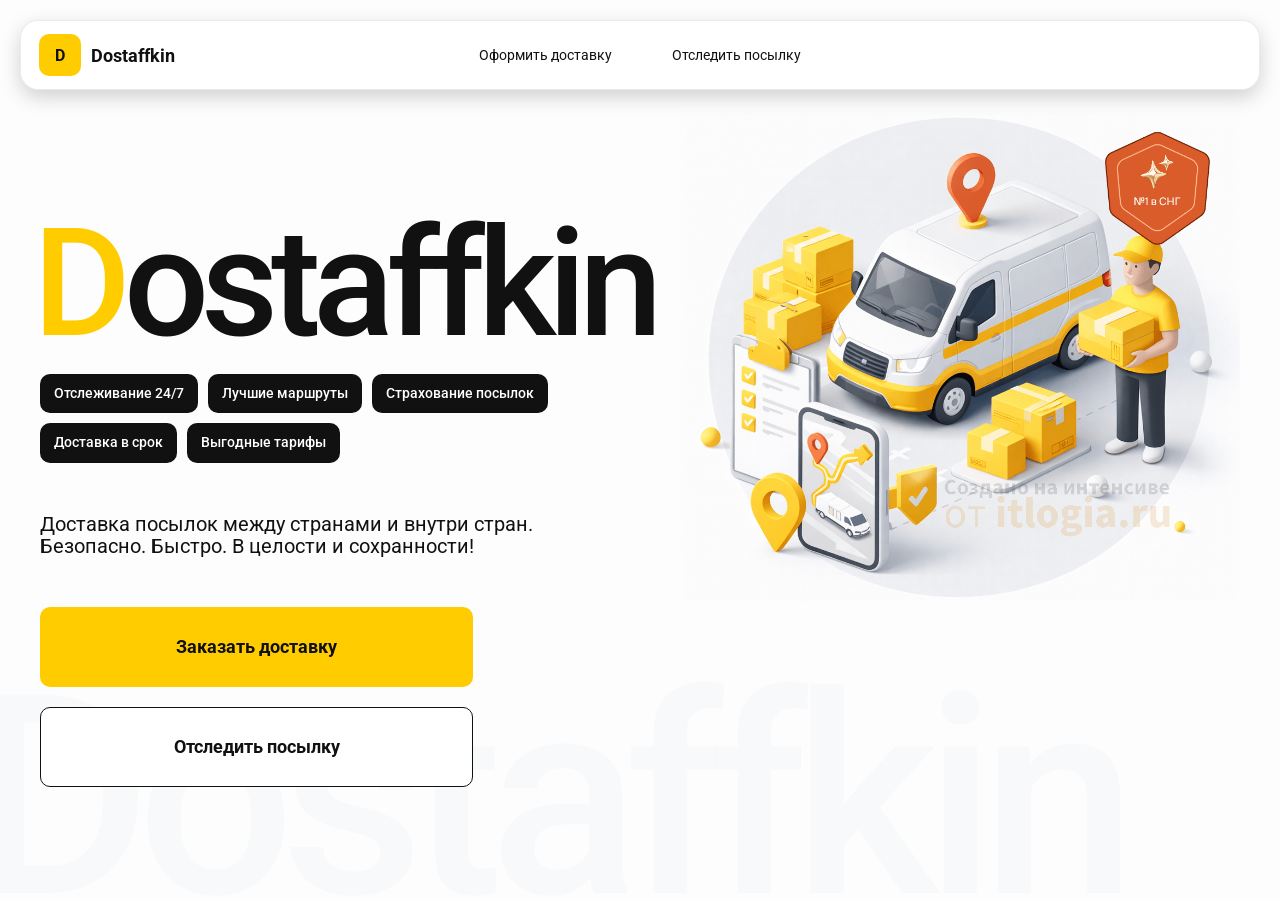
<file: index.html>
<!doctype html>
<html lang="ru">
<head>
    <meta charset="utf-8"/>
    <meta name="viewport" content="width=device-width,initial-scale=1,maximum-scale=1,user-scalable=0"/>
    <title>Dostaffkin — Доставка посылок между странами и внутри стран. Безопасно. Быстро. В целости и сохранности!</title>
    <link rel="stylesheet" href="styles/base.css"/>
    <link rel="stylesheet" href="styles/base_adaptive.css"/>
    <link rel="stylesheet" href="styles/index.css"/>
    <link rel="stylesheet" href="styles/index_adaptive.css"/>
</head>
<body>
    <div class="container">
        <header class="header">
            <a class="header-brand" href="./index.html">
                <div class="header-logo">D</div>
                <div class="header-title">Dostaffkin</div>
            </a>
            <nav class="header-menu">
                <a class="header-link" href="./order.html">Оформить <span>доставку</span></a>
                <a class="header-link" href="./track.html">Отследить <span>посылку</span></a>
            </nav>
        </header>

        <main class="main">
            <section class="main-info">
                <div class="main-title">
                    <span>D</span>ostaffkin
                </div>
                <div class="main-features">
                    <div class="main-feature">Отслеживание 24/7</div>
                    <div class="main-feature">Лучшие маршруты</div>
                    <div class="main-feature">Страхование посылок</div>
                    <div class="main-feature">Доставка в срок</div>
                    <div class="main-feature">Выгодные тарифы</div>
                </div>
                <div class="main-description">
                    Доставка посылок между странами и внутри стран.
                    Безопасно. Быстро. В целости и сохранности!
                </div>
                <div class="main-actions">
                    <a class="button" type="button" href="./order.html">Заказать доставку</a>
                    <a class="button button-white" type="button" href="./track.html">Отследить посылку</a>
                </div>
                <div class="main-title-ghost">Dostaffkin</div>
            </section>
            <section class="main-image">
                <img src="images/main-image.png" alt="Main image"/>
            </section>
        </main>
    </div>
</body>
</html>
</file>
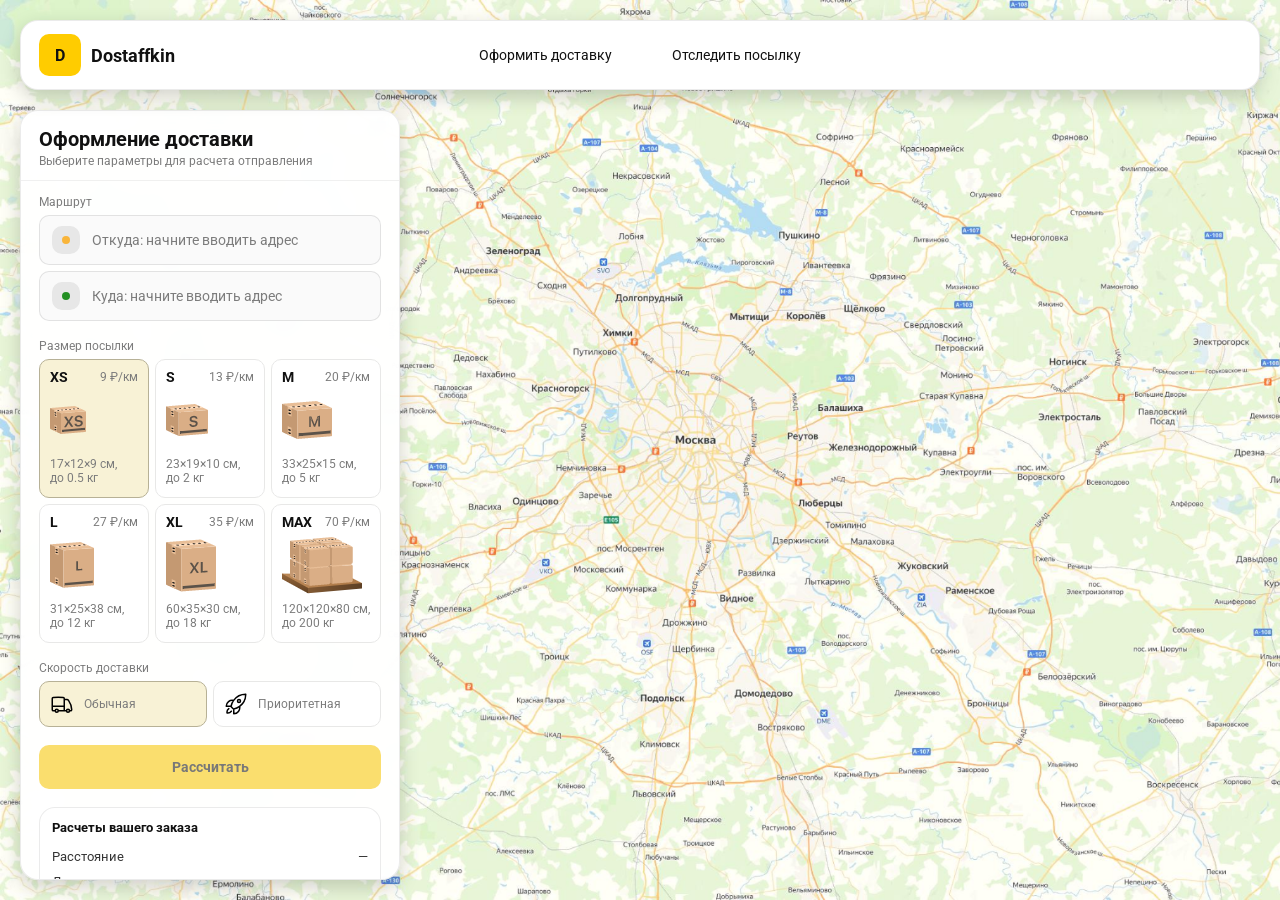
<file: order.html>
<!doctype html>
<html lang="ru">
<head>
    <meta charset="utf-8"/>
    <meta name="viewport" content="width=device-width,initial-scale=1,maximum-scale=1,user-scalable=0"/>
    <title>Оформление доставки</title>

    <link rel="stylesheet" href="styles/base.css"/>
    <link rel="stylesheet" href="styles/base_adaptive.css"/>

    <link rel="stylesheet" href="styles/order.css"/>
    <link rel="stylesheet" href="styles/order_adaptive.css"/>
</head>
<body>

<div class="container">
    <header class="header">
        <a class="header-brand" href="./index.html">
            <div class="header-logo">D</div>
            <div class="header-title">Dostaffkin</div>
        </a>
        <nav class="header-menu">
            <a class="header-link" href="./order.html">Оформить <span>доставку </span></a>
            <a class="header-link" href="./track.html">Отследить <span>посылку</span></a>
        </nav>
    </header>

    <div id="map"></div>

<aside class="main" id="sidebar">
    <div class="main-header">
        <div class="main-title">Оформление доставки</div>
        <div class="main-text">Выберите параметры для расчета отправления</div>
    </div>

    <div class="main-content">
        <div class="main-route">
            <div class="main-block-title">Маршрут</div>
            <div class="main-fields">
                <div class="main-field" id="fromField">
                    <div class="main-pin"></div>
                    <input id="from" placeholder="Откуда: начните вводить адрес" autocomplete="off"/>
                    <div class="main-ac" id="fromAc" role="listbox" aria-label="Подсказки адресов"></div>
                </div>

                <div class="main-field" id="toField">
                    <div class="main-pin"></div>
                    <input id="to" placeholder="Куда: начните вводить адрес" autocomplete="off"/>
                    <div class="main-ac" id="toAc" role="listbox" aria-label="Подсказки адресов"></div>
                </div>
            </div>
        </div>

        <div class="main-package">
            <div class="main-block-title">Размер посылки</div>

            <div class="main-sizes">
                <div class="main-size-card is-active" data-value="xs">
                    <div class="main-size-top">
                        <div class="main-size-label">XS</div>
                        <div class="main-size-rate">9 ₽/км</div>
                    </div>
                    <div class="main-size-media">
                        <img src="images/sizes/xs.png" alt="Короб XS"/>
                    </div>
                    <div class="main-size-description">17×12×9 см,<br>до 0.5 кг</div>
                </div>

                <div class="main-size-card" data-value="s">
                    <div class="main-size-top">
                        <div class="main-size-label">S</div>
                        <div class="main-size-rate">13 ₽/км</div>
                    </div>
                    <div class="main-size-media">
                        <img src="images/sizes/s.png" alt="Короб S"/>
                    </div>
                    <div class="main-size-description">23×19×10 см,<br>до 2 кг</div>
                </div>

                <div class="main-size-card" data-value="m">
                    <div class="main-size-top">
                        <div class="main-size-label">M</div>
                        <div class="main-size-rate">20 ₽/км</div>
                    </div>
                    <div class="main-size-media">
                        <img src="images/sizes/m.png" alt="Короб M"/>
                    </div>
                    <div class="main-size-description">33×25×15 см,<br>до 5 кг</div>
                </div>

                <div class="main-size-card" data-value="l">
                    <div class="main-size-top">
                        <div class="main-size-label">L</div>
                        <div class="main-size-rate">27 ₽/км</div>
                    </div>
                    <div class="main-size-media">
                        <img src="images/sizes/l.png" alt="Короб L"/>
                    </div>
                    <div class="main-size-description">31×25×38 см,<br>до 12 кг</div>
                </div>

                <div class="main-size-card" data-value="xl">
                    <div class="main-size-top">
                        <div class="main-size-label">XL</div>
                        <div class="main-size-rate">35 ₽/км</div>
                    </div>
                    <div class="main-size-media">
                        <img src="images/sizes/xl.png" alt="Короб XL"/>
                    </div>
                    <div class="main-size-description">60×35×30 см,<br>до 18 кг</div>
                </div>

                <div class="main-size-card" data-value="max">
                    <div class="main-size-top">
                        <div class="main-size-label">MAX</div>
                        <div class="main-size-rate">70 ₽/км</div>
                    </div>
                    <div class="main-size-media main-size-media-palleta">
                        <img src="images/sizes/max.png" alt="Паллета"/>
                    </div>
                    <div class="main-size-description">120×120×80 см,<br>до 200 кг</div>
                </div>
            </div>
        </div>

        <div class="main-speed">
            <div class="main-block-title">Скорость доставки</div>

            <div class="main-speeds">
                <div class="main-speed-card is-active" data-value="regular">
                    <img class="main-speed-media" src="images/icons/regular.svg" alt="Regular"/>
                    <div class="main-speed-description">Обычная</div>
                </div>
                <div class="main-speed-card" data-value="fast">
                    <img class="main-speed-media" src="images/icons/fast.svg" alt="Fast"/>
                    <div class="main-speed-description">Приоритетная</div>
                </div>

            </div>
        </div>

        <div class="main-calculate-block">
            <button id="calc" class="button calculate-button" type="button" disabled>Рассчитать</button>
        </div>

        <div class="main-result" id="result">
            <div class="main-result-title">Расчеты вашего заказа</div>
            <div class="main-result-lines">
                <div class="main-result-line"><span>Расстояние</span><span id="distanceValue">—</span></div>
                <div class="main-result-line"><span>Доставим через</span><span id="durationValue">—</span></div>
                <div class="main-result-line"><span>Тариф</span><span id="rateValue">—</span></div>
            </div>
            <div class="main-price">
                <div class="main-price-label">Итого</div>
                <div class="main-price-value" id="totalValue">—</div>
            </div>
        </div>

        <div class="main-order-box">
            <div class="main-order-form" id="orderForm">
                <div class="main-order-title">Оформление доставки</div>
                <div class="main-block-info-row">
                    <div class="main-block-title">Контакты</div>
                    <div class="order-fields">
                        <div class="main-field">
                            <input id="customerName" placeholder="Ваше имя" autocomplete="off"/>
                        </div>
                        <div class="main-field">
                            <input id="customerPhone" placeholder="Ваш телефон" autocomplete="off" inputmode="tel"/>
                        </div>
                    </div>
                </div>
                <div class="main-block-info-row extra-info">
                    <div class="main-block-title">Дополнительная информация</div>
                    <div class="main-field textarea">
                        <textarea id="comment" placeholder="Детали доставки и комментарии"></textarea>
                    </div>
                </div>
                <button id="submit" class="button main-submit-request" type="button" disabled>Отправить
                    заявку
                </button>
            </div>

            <div class="main-order-success" id="orderSuccess">
                <div class="main-success-icon">✓</div>
                <div class="main-success-title">Заявка отправлена!</div>
                <div class="main-success-title">Номер отправления – <span id="orderId"></span></div>
                <div class="main-success-subtitle">Мы скоро свяжемся с вами</div>
            </div>
        </div>
    </div>
</aside>
</div>

<script src="https://api-maps.yandex.ru/2.1/?lang=ru_RU&apikey=521257ba-aa50-4dae-83b5-088d6d388fd4&suggest_apikey=99402bf1-7df1-4146-8342-5c3b9be7c6e2" type="text/javascript"></script>
<script src="scripts/order.js" type="text/javascript"></script>
</body>
</html>
</file>
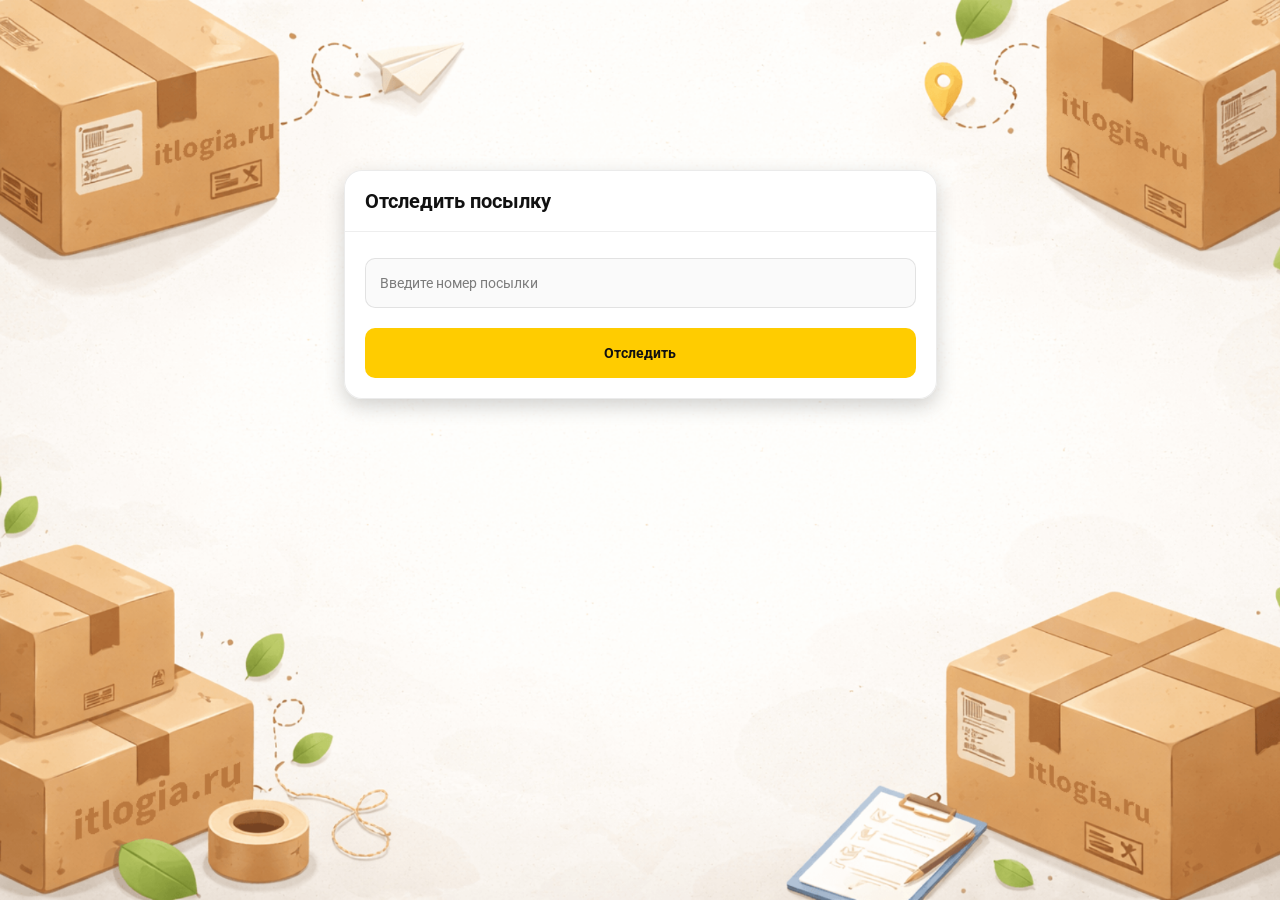
<file: track.html>
<!doctype html>
<html lang="ru">
<head>
    <meta charset="utf-8"/>
    <meta name="viewport" content="width=device-width,initial-scale=1,maximum-scale=1,user-scalable=0"/>
    <title>Отследить посылку</title>
    <link rel="stylesheet" href="styles/base.css"/>
    <link rel="stylesheet" href="styles/base_adaptive.css"/>

    <link rel="stylesheet" href="styles/track.css"/>
    <link rel="stylesheet" href="styles/track_adaptive.css"/>
</head>
<body>

<div class="container">
    <main class="track-content">
        <section class="track-card track-search">
            <div class="track-title">Отследить посылку</div>
            <div class="track-action">
                <div class="main-field track-field">
                    <input id="trackNumber" placeholder="Введите номер посылки" autocomplete="off"/>
                </div>
                <button id="trackButton" class="button track-button" type="button">Отследить</button>
            </div>
        </section>

        <section class="track-card track-result" id="trackResult">
            <div class="track-result-header">
                <div class="track-id" id="trackIdValue"></div>
                <div class="track-routes">
                    <div class="track-route">
                        <div class="track-route-pin">
                            <svg xmlns="http://www.w3.org/2000/svg" fill="none" viewBox="0 0 24 24" stroke-width="1.5"
                                 stroke="orange" class="size-6">
                                <path stroke-linecap="round" stroke-linejoin="round"
                                      d="M15 10.5a3 3 0 1 1-6 0 3 3 0 0 1 6 0Z"/>
                                <path stroke-linecap="round" stroke-linejoin="round"
                                      d="M19.5 10.5c0 7.142-7.5 11.25-7.5 11.25S4.5 17.642 4.5 10.5a7.5 7.5 0 1 1 15 0Z"/>
                            </svg>
                        </div>
                        <div class="track-route-address" id="trackFromValue">
                            Откуда: Москва, улица Арбат, 1
                        </div>
                    </div>
                    <div class="track-route track-route-arrow">
                        <svg xmlns="http://www.w3.org/2000/svg" fill="none" viewBox="0 0 24 24" stroke-width="1.5"
                             stroke="currentColor" class="size-6">
                            <path stroke-linecap="round" stroke-linejoin="round"
                                  d="M19.5 13.5 12 21m0 0-7.5-7.5M12 21V3"/>
                        </svg>
                    </div>
                    <div class="track-route">
                        <div class="track-route-pin">
                            <svg xmlns="http://www.w3.org/2000/svg" fill="none" viewBox="0 0 24 24" stroke-width="1.5"
                                 stroke="green" class="size-6">
                                <path stroke-linecap="round" stroke-linejoin="round"
                                      d="M15 10.5a3 3 0 1 1-6 0 3 3 0 0 1 6 0Z"/>
                                <path stroke-linecap="round" stroke-linejoin="round"
                                      d="M19.5 10.5c0 7.142-7.5 11.25-7.5 11.25S4.5 17.642 4.5 10.5a7.5 7.5 0 1 1 15 0Z"/>
                            </svg>
                        </div>
                        <div class="track-route-address" id="trackToValue">
                            Куда: Минск, проспект Независимости, 58
                        </div>
                    </div>
                </div>
            </div>
            <div class="track-info">
                <div class="track-status-title">Статус данной посылки:</div>
                <div class="track-status-list" id="trackStatusList">


                    <div class="track-status created">
                        <img src="images/icons/created.svg" class="track-status-icon" alt="Created">
                        <div class="track-status-text">
                            <div class="track-status-text-state">Создан</div>
                            <div class="track-status-text-date">10.01.2026</div>
                        </div>
                    </div>

                    <div class="track-status in-way">
                        <img src="images/icons/in-way.svg" class="track-status-icon" alt="In way">
                        <div class="track-status-text">
                            <div class="track-status-text-state">В пути: Москва</div>
                            <div class="track-status-text-date">18.01.2026</div>
                        </div>
                    </div>

                    <div class="track-status ready">
                        <img src="images/icons/ready.svg" class="track-status-icon" alt="Ready">
                        <div class="track-status-text">
                            <div class="track-status-text-state">Готов к выдаче</div>
                            <div class="track-status-text-date">25.01.2026</div>
                        </div>
                    </div>

                    <div class="track-status done">
                        <img src="images/icons/done.svg" class="track-status-icon" alt="Done">
                        <div class="track-status-text">
                            <div class="track-status-text-state">Вручен</div>
                            <div class="track-status-text-date">27.01.2026</div>
                        </div>
                    </div>

                </div>
            </div>
        </section>
    </main>
</div>

<script src="scripts/track.js" type="text/javascript"></script>
</body>
</html>
</file>
<file: styles/base.css>
*, *::before, *::after {
    box-sizing: border-box;
}

@font-face {
    font-family: "Roboto";
    src: url("../fonts/Roboto-Regular.ttf");
    font-weight: normal;
}

@font-face {
    font-family: "Roboto";
    src: url("../fonts/Roboto-Bold.ttf");
    font-weight: bold;
}

@font-face {
    font-family: "Roboto";
    src: url("../fonts/Roboto-Medium.ttf");
    font-weight: 500;
}

html, body {
    margin: 0;
    color: #111111;
    font-family: "Roboto", sans-serif;
}

body {
    background: #FDFDFD;
}

.button {
    border: 0;
    outline: none;
    height: 44px;
    border-radius: 10px;
    font-size: 14px;
    font-weight: bold;
    cursor: pointer;
    font-family: inherit;
    transition: transform .08s ease, opacity .12s ease;
    background: #ffcc00;
    color: #111111;
    text-align: center;
    text-decoration: none;
}

.button:hover {
    background-color: #E5BC19;
}

.button:disabled {
    cursor: not-allowed;
    background-color: #FADE6E;
    color: #787878;
    transform: none;
}

.button.button-white {
    background: #ffffff;
    border: 1px solid #111111;
}

.button.button-white:hover {
    background: rgb(241 241 241);
}

/* Container */
.container {
    overflow: hidden;
    min-height: 100vh;
}

/* Header */
.header {
    border-radius: 18px;
    box-shadow: 0 7px 20px 0 #0000002E;
    backdrop-filter: blur(10px);
    background: #ffffff;
    left: 20px;
    border: 1px solid rgba(0, 0, 0, 0.08);
    position: fixed;
    right: 20px;
    top: 20px;
    padding: 14px 18px;
    height: 70px;
    display: flex;
    align-items: center;
    z-index: 100;
}

.header-brand {
    display: flex;
    align-items: center;
    text-decoration: none;
    gap: 10px;
}

.header-logo {
    width: 42px;
    height: 42px;
    border-radius: 10px;
    background: #FFCC00;
    display: grid;
    place-items: center;
    font-weight: bold;
    color: #111;
}

.header-title {
    font-size: 18px;
    font-weight: bold;
    color: #111111;
    text-decoration: none;
}

.header-menu {
    display: flex;
    align-items: center;
    gap: 60px;
    margin: 0;
    position: absolute;
    left: 50%;
    transform: translateX(-50%);
}

.header-link {
    font-size: 14px;
    color: #111111;
    text-decoration: none;
}
</file>
<file: styles/base_adaptive.css>
@media (max-width: 767px) {
    .header {
        left: 10px;
        right: 10px;
        top: 10px;
    }

    .header-link span {
        display: none;
    }

    .header-menu {
        gap: 20px;
        justify-content: flex-start;
        margin: 0 0 0 30px;
        position: static;
        transform: none;
    }
}

@media (max-width: 420px) {
    .header-title {
        display: none;
    }
}

@media (max-width: 374px) {
    .header-menu {
        gap: 10px;
        margin: 0 0 0 10px;
    }
}
</file>
<file: styles/index.css>
.container {
    overflow: hidden;
    min-height: 100vh;
}

.header {
    border-radius: 18px;
    box-shadow: 0 7px 20px 0 #0000002E;
    backdrop-filter: blur(10px);
    background: #ffffff;
    left: 20px;
    border: 1px solid rgba(0, 0, 0, 0.08);
    position: fixed;
    right: 20px;
    top: 20px;
    padding: 14px 18px;
    height: 70px;
    display: flex;
    align-items: center;
    z-index: 6;
}

.header-brand {
    display: flex;
    align-items: center;
    text-decoration: none;
    gap: 10px;
}

.header-logo {
    width: 42px;
    height: 42px;
    border-radius: 10px;
    background: #FFCC00;
    display: grid;
    place-items: center;
    font-weight: bold;
    color: #111;
}

.header-title {
    font-size: 18px;
    font-weight: bold;
    color: #111111;
    text-decoration: none;
}

.header-menu {
    display: flex;
    align-items: center;
    gap: 60px;
    margin: 0;
    position: absolute;
    left: 50%;
    transform: translateX(-50%);
}

.header-link {
    font-size: 14px;
    color: #111111;
    text-decoration: none;
}

.main {
    padding: 111px 40px 40px;
    position: relative;
    display: flex;
}

.main-info {
    max-width: 840px;
    width: 100%;
    position: relative;
}

.main-title {
    margin-top: 98px;
    font-weight: 500;
    font-size: 200px;
    line-height: 1;
    letter-spacing: -0.05em;
    color: #111111;
    left: -15px;
    position: relative;
}

.main-title span {
    color: #ffcc00;
}

.main-features {
    margin-top: 15px;
    display: flex;
    flex-wrap: wrap;
    gap: 10px;
}

.main-feature {
    background: #111111;
    color: #ffffff;
    padding: 12px 14px;
    font-weight: 500;
    font-size: 14px;
    line-height: 1.1;
    border-radius: 10px;
}

.main-description {
    margin-top: 50px;
    max-width: 500px;
    font-size: 20px;
    line-height: 1.1;
    color: #111111;
}

.main-actions {
    margin-top: 50px;
    display: flex;
    flex-direction: column;
    gap: 20px;
}

.main-actions .button {
    height: 80px;
    width: 433px;
    font-size: 18px;
    font-weight: bold;
    place-items: center;
    display: grid;
}

.main-title-ghost {
    position: absolute;
    z-index: -1;
    left: -70px;
    bottom: -150px;
    font-weight: 500;
    font-size: 278px;
    line-height: 1;
    letter-spacing: -0.05em;
    color: #ECEDF04D;
}

.main-image {
    width: 1024px;
    top: 100px;
    z-index: -2;
}

.main-image img {
    width: 100%;
    max-width: 1024px;
    height: auto;
    display: block;
}
</file>
<file: styles/index_adaptive.css>
@media (max-width: 1760px) {
    .main-title {
        font-size: 150px;
        left: -7px;
    }

    .main-info {
        max-width: 640px;
    }
}

@media (max-width: 1200px) {
    .main-info {
        max-width: 540px;
    }

    .main {
        padding: 111px 20px 20px;
    }

    .main-title {
        font-size: 120px;
        left: -4px;
    }

    .main-title-ghost {
        font-size: 220px;
    }
}

@media (max-width: 1024px) {
    .main-title {
        margin-top: 30px;
    }

    .main {
        flex-direction: column-reverse;
    }

    .main-image {
        max-width: 350px;
        position: absolute;
        left: 370px;
        top: 370px;
    }

    .main-info {
        max-width: 100%;
    }

    .main-actions {
        gap: 10px;
    }

    .main-actions .button {
        height: 50px;
        font-size: 14px;
        width: auto;
        max-width: 300px;
    }

    .main-description {
        max-width: 350px;
    }
}

@media (max-width: 570px) {
    .main-title {
        font-size: 88px;
    }

    .main-description {
        max-width: 100%
    }

    .main-actions {
       width: 100%;
    }

    .main-actions .button {
        width: 100%;
        max-width: 100%
    }

    .main-image {
        max-width: 650px;
        position: absolute;
        left: 170px;
        top: 70px;
        opacity: 0.2;
    }
}

@media (max-width: 400px) {
    .main-title {
        font-size: 70px;
    }
}
</file>
<file: styles/order.css>
#map {
    background-image: url("../images/order-bg.png");
    background-size: cover;
    position: fixed;
    inset: 0;
}

.main {
    border-radius: 18px;
    box-shadow: 0 7px 20px 0 #0000002E;
    backdrop-filter: blur(10px);
    background: rgba(255, 255, 255, 0.96);
    left: 20px;
    border: 1px solid rgba(0, 0, 0, 0.08);
    position: fixed;
    top: 110px;
    bottom: 20px;
    width: 380px;
    display: flex;
    flex-direction: column;
    overflow: hidden;
    z-index: 5;
}

.main-header {
    padding: 18px 18px 12px 18px;
    border-bottom: 1px solid rgba(0, 0, 0, 0.06);
    display: flex;
    flex-direction: column;
}

.main-title {
    font-size: 20px;
    line-height: 100%;
    font-weight: bold;
}

.main-text {
    font-size: 12px;
    margin-top: 5px;
    color: #7C7C7C;
}

.main-content {
    padding: 14px 18px 18px 18px;
    overflow: auto;
    scrollbar-width: none;
    display: flex;
    flex-direction: column;
    gap: 18px;
    flex: 1;
}

.main-block-title {
    font-size: 12px;
    color: #7C7C7C;
}

.main-route .main-block-title,
.main-package .main-block-title {
    margin-bottom: 6px;
}

.main-field {
    display: flex;
    align-items: center;
    margin-top: 6px;
    gap: 10px;
    border: 1px solid #1111111A;
    background: #FAFAFA;
    border-radius: 10px;
    padding: 10px 12px;
    position: relative;
    box-sizing: border-box;
    height: 50px;
}

.main-field.textarea {
    height: auto;
}

.main-pin {
    width: 28px;
    height: 28px;
    border-radius: 10px;
    background: rgba(17, 17, 17, 0.08);
    display: grid;
    place-items: center;
    flex: 0 0 auto;
    position: relative;
}

.main-pin::before {
    content: "";
    width: 8px;
    height: 8px;
    border-radius: 999px;
    background: orange;
    opacity: .75;
    display: block;
}

.main-field:last-child .main-pin::before {
    background: green;
    opacity: .85;
}

input, textarea {
    width: 100%;
    border: 0;
    outline: none;
    background: transparent;
    font-size: 14px;
    color: #111111;
    font-family: inherit;
}

textarea {
    resize: vertical;
    min-height: 72px;
    padding: 2px 0;
}

input::placeholder, textarea::placeholder {
    color: #7C7C7C;
}

.main-field:focus-within {
    border-color: rgba(0, 0, 0, 0.20);
    box-shadow: 0 0 0 4px rgba(255, 204, 0, 0.35);
    background: rgba(255, 255, 255, 0.75);
}

.main-sizes {
    display: grid;
    gap: 6px;
    grid-template-columns: repeat(3, 1fr);
}

.main-size-card {
    border: 1px solid #E8E8E7;
    background: #FFFFFF;
    border-radius: 10px;
    padding: 10px;
    cursor: pointer;
    user-select: none;
    transition: transform .08s ease, border-color .12s ease, background .12s ease;
    min-height: 139px;
}

.main-size-card:hover {
    transform: translateY(-1px);
}

.main-size-card.is-active {
    background-color: #F8F2D6;
    border-color: #B7B196;
}

.main-size-top {
    display: flex;
    align-items: center;
    justify-content: space-between;
}

.main-size-label {
    font-weight: bold;
    font-size: 14px;
    color: #111111;
    line-height: 100%;
}

.main-size-rate {
    font-size: 12px;
    color: #7C7C7C;
    line-height: 100%;
}

.main-size-media {
    margin-top: 8px;
    height: 57px;
}

.main-size-description {
    margin-top: 8px;
    font-size: 12px;
    color: #7C7C7C;
    line-height: 1.2;
}

.calculate-button {
    width: 100%;
}

.main-result {
    border: 1px solid rgba(0, 0, 0, 0.08);
    background: rgba(255, 255, 255, 0.75);
    border-radius: 16px;
    padding: 12px;
    line-height: 1.25;
}

.main-result-title {
    font-weight: bold;
    font-size: 13px;
    color: #111111;
    margin-bottom: 13px;
}

.main-result-lines {
    gap: 8px;
    display: flex;
    flex-direction: column;
}

.main-result-line {
    font-size: 13px;
    color: rgba(17, 17, 17, 0.85);
    display: flex;
    justify-content: space-between;
}

.main-price {
    margin-top: 18px;
    padding-top: 10px;
    border-top: 1px dashed rgba(0, 0, 0, 0.12);
    display: flex;
    align-items: baseline;
    justify-content: space-between;
}

.main-price-label {
    font-size: 12px;
    color: rgba(17, 17, 17, 0.55);
}

.main-price-value {
    font-size: 20px;
    font-weight: bold;
    color: #111111;
    letter-spacing: -0.3px;
}

.main-order-box {
    background: #ffffff;
    border: 1px solid #E8E8E7;
    border-radius: 10px;
    padding: 12px;
}

.main-order-title {
    margin-bottom: 8px;
    font-weight: bold;
    font-size: 14px;
    color: #111111;
}

.main-block-info {
    display: flex;
    flex-direction: column;
    gap: 6px;
}

.order-fields {
    display: grid;
    grid-template-columns: 1fr 1fr;
    column-gap: 10px;
    margin-top: 6px;
}

.main-block-info-row.extra-info {
    display: block;
    margin-top: 13px;
}

.main-submit-request {
    width: 100%;
    margin-top: 6px;
}

.main-order-success {
    display: none;
    text-align: center;
    padding: 22px 12px;
    gap: 12px;
}

.main-order-success.is-visible {
    display: flex;
    flex-direction: column;
    align-items: center;
}

.main-success-icon {
    width: 56px;
    height: 56px;
    border-radius: 50%;
    background: #16a34a;
    color: #ffffff;
    display: grid;
    place-items: center;
    font-size: 30px;
}

.main-success-title {
    font-size: 14px;
    font-weight: bold;
    color: #111111;
}

.main-success-subtitle {
    font-size: 12px;
    color: rgba(17, 17, 17, 0.55);
    line-height: 1.3;
}

.main-speed .main-block-title {
    margin-bottom: 6px;
}

.main-speeds {
    display: grid;
    gap: 6px;
    grid-template-columns: repeat(2, 1fr);
}

.main-speed-card {
    border: 1px solid #E8E8E7;
    background: #FFFFFF;
    border-radius: 10px;
    padding: 10px;
    cursor: pointer;
    user-select: none;
    transition: transform .08s ease, border-color .12s ease, background .12s ease;
    display: flex;
    align-items: center;
    gap: 10px;
}

.main-speed-card:hover {
    transform: translateY(-1px);
}

.main-speed-card.is-active {
    background-color: #F8F2D6;
    border-color: #B7B196;
}

.main-speed-description {
    font-size: 12px;
    color: #7C7C7C;
    line-height: 1.2;
}
</file>
<file: styles/order_adaptive.css>
@media (max-width: 767px) {
    .main {
        left: 10px;
        right: 10px;
        top: 50%;
        bottom: 12px;
        width: auto;
        max-width: none;
    }
}

@media (max-width: 420px) {
    .main-sizes {
        grid-template-columns: repeat(2, 1fr);
    }
}
</file>
<file: styles/track.css>
.container {
    background: #F4F4F4 url("../images/track-bg.png");
    background-size: cover;
    min-height: 100vh;
    padding: 170px 0 50px 0;
}

.track-content {
    width: 593px;
    margin: 0 auto;
}

.main-field {
    display: flex;
    align-items: center;
    margin-top: 6px;
    gap: 10px;
    border: 1px solid #1111111A;
    background: #FAFAFA;
    border-radius: 10px;
    padding: 10px 12px;
    position: relative;
    box-sizing: border-box;
    height: 50px;
}

.main-field:focus-within {
    border-color: rgba(0, 0, 0, 0.20);
    box-shadow: 0 0 0 4px rgba(255, 204, 0, 0.35);
    background: rgba(255, 255, 255, 0.75);
}

input {
    width: 100%;
    border: 0;
    outline: none;
    background: transparent;
    font-size: 14px;
    color: #111111;
    font-family: inherit;
}

input::placeholder {
    color: #7C7C7C;
}

.track-card {
    width: 100%;
    border-radius: 18px;
    box-shadow: 0 7px 20px 0 #0000002E;
    backdrop-filter: blur(10px);
    background: rgba(255, 255, 255, 0.96);
    border: 1px solid rgba(0, 0, 0, 0.08);
}

.track-title {
    font-size: 20px;
    line-height: 100%;
    font-weight: bold;
    border-bottom: 1px solid #EEEEEE;
    padding: 20px;
}

.track-action {
    padding: 20px;
}

.track-button {
    width: 100%;
    height: 50px;
    margin-top: 10px;
}

.track-field {
    margin-bottom: 10px;
}

.track-result {
    margin-top: 5px;
    display: none;
}

.track-result.is-visible {
    display: block;
}

.track-result-header {
    font-weight: bold;
    font-size: 14px;
    color: #111111;
    padding: 20px;
    border-bottom: 1px solid #EEEEEE;
}

.track-id {
    margin-bottom: 12px;
    font-size: 20px;
}

.track-routes {
    display: flex;
    flex-direction: column;
    gap: 10px;
    font-weight: normal;
}

.track-route {
    display: flex;
    align-items: center;
    gap: 10px;
}

.track-route-pin {
    width: 24px;
    height: 24px;
    flex-shrink: 0;
}

.track-route-arrow {
    padding: 15px 0;
    width: 24px;
    height: 24px;
}

.track-info {
    padding: 20px;
}

.track-status {
    display: flex;
    align-items: center;
    font-size: 12px;
    gap: 10px;
}

.track-status-title {
    font-size: 14px;
    color: #111111;
    margin-bottom: 20px;
}

.track-status-list {
    display: flex;
    flex-direction: column;
    gap: 15px;
}

.track-status-icon {
    width: 40px;
    height: 40px;
    border-radius: 50%;
    background: rgba(17, 17, 17, 0.08);
    display: grid;
    place-items: center;
    flex: 0 0 auto;
}

.track-status.created .track-status-icon {
    background-color: #F1CB00;
}

.track-status.in-way .track-status-icon {
    background-color: #F08A11;
}

.track-status.ready .track-status-icon {
    background-color: #A35D0A;
}

.track-status.done .track-status-icon {
    background-color: #37C93B;
}

.track-status-text {
    display: flex;
    align-items: center;
    justify-content: space-between;
    color: #111111;
    font-size: 12px;
    flex: 1;
}

.track-status-date {
    color: rgba(17, 17, 17, 0.55);
}
</file>
<file: styles/track_adaptive.css>
@media (max-width: 767px) {
    .container {
        padding: 130px 0 50px 0;
    }

    .track-content {
        width: 100%;
        padding-left: 10px;
        padding-right: 10px;
    }

    .track-result-header {
        padding: 20px;
    }
}
</file>
